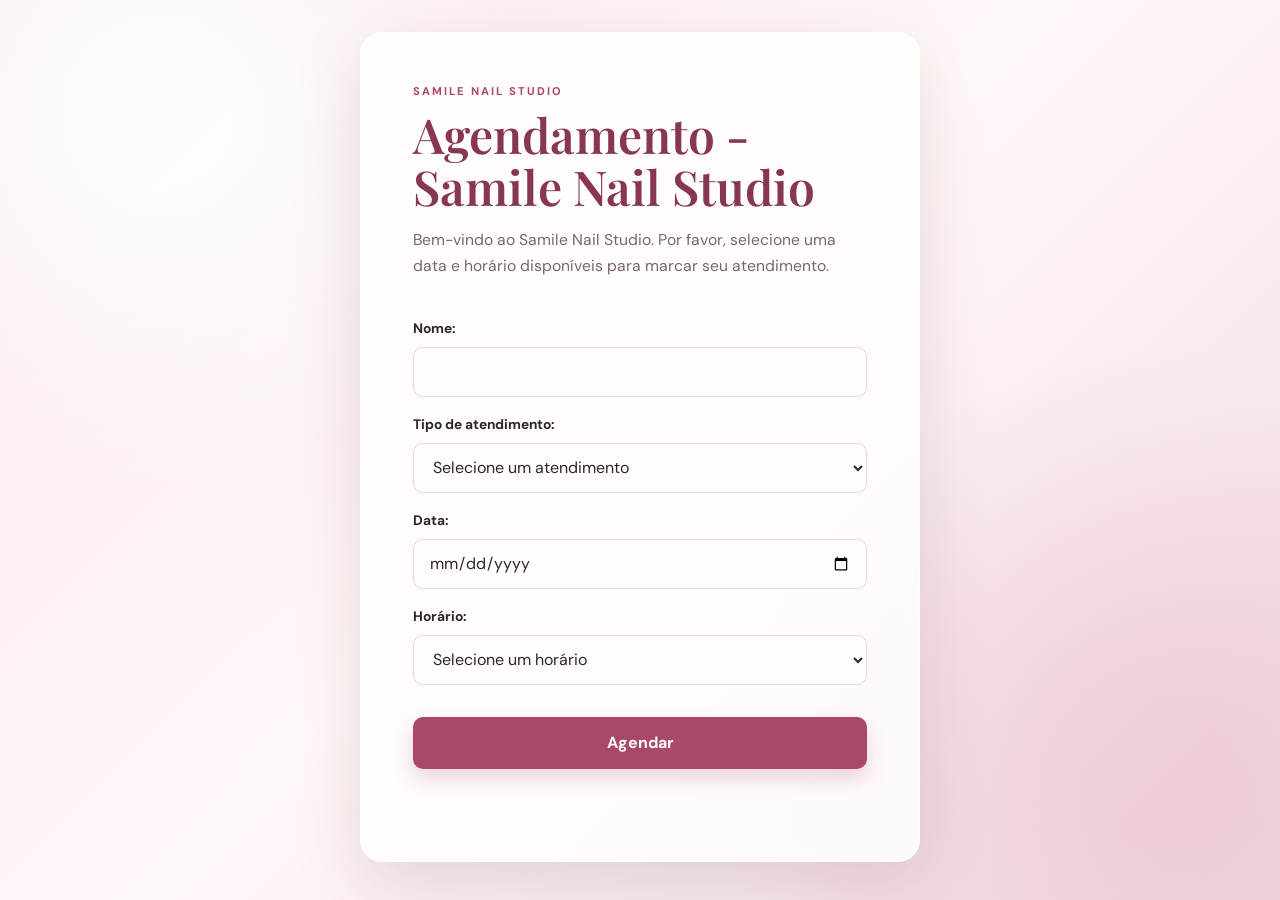
<file: index.html>
<!DOCTYPE html>
<html lang="pt-br">
<head>
    <meta charset="UTF-8">
    <meta name="viewport" content="width=device-width, initial-scale=1.0">
    <title>Agendamento - Samile Nail Studio</title>
    <link rel="icon" type="image/svg+xml" href="favicon.svg">
    <link rel="stylesheet" href="style.css">
    <script src="app.js" defer></script>
</head>
<body>
    <div class="container">
        <h1>Agendamento - Samile Nail Studio</h1>
        <p>Bem-vindo ao Samile Nail Studio. Por favor, selecione uma data e horário disponíveis para marcar seu atendimento.</p>
        <form id="agendamento-form">
            <label for="nome">Nome:</label>
            <input type="text" id="nome" name="nome" required>

            <label for="atendimento">Tipo de atendimento:</label>
            <select id="atendimento" name="atendimento" required>
                <option value="">Selecione um atendimento</option>
                <option value="manicure">Manicure</option>
                <option value="pedicure">Pedicure</option>
                <option value="manicure-pedicure">Manicure e pedicure</option>
                <option value="esmaltação em gel">Esmaltação em gel</option>
                <option value="blinagem em gel">Blindagem em gel</option>
                <option value="alongamento">Alongamento de unhas</option>
                <option value="manutencao">Manutenção de alongamento</option>
            </select>

            <label for="data">Data:</label>
            <input type="date" id="data" name="data" required>

            <label for="horario">Horário:</label>
            <select id="horario" name="horario" required>
                <option value="">Selecione um horário</option>
                <option value="08:00">08:00</option>
                <option value="09:00">09:00</option>
                <option value="10:00">10:00</option>
                <option value="11:00">11:00</option>
                <option value="13:00">13:00</option>
                <option value="14:00">14:00</option>
                <option value="15:00">15:00</option>
            </select>

            <button type="submit">Agendar</button>
        </form>
        <p id="mensagem-status" class="mensagem-status" role="status" aria-live="polite"></p>
    </div>
</body>
</html>
</file>
<file: style.css>
@import url('https://fonts.googleapis.com/css2?family=DM+Sans:wght@400;500;600;700&family=Playfair+Display:wght@500;600&display=swap');

:root {
	--ink: #30252b;
	--muted: #78666e;
	--rose: #a94868;
	--rose-dark: #873750;
	--blush: #f8e9ed;
	--line: #ead5dc;
	--white: #fffdfd;
}

* {
	box-sizing: border-box;
}

body {
	min-height: 100vh;
	margin: 0;
	padding: 32px 18px;
	color: var(--ink);
	font-family: 'DM Sans', sans-serif;
	background:
		radial-gradient(circle at 12% 12%, rgba(255, 255, 255, 0.8) 0 6%, transparent 28%),
		radial-gradient(circle at 90% 85%, rgba(216, 133, 157, 0.22) 0 5%, transparent 30%),
		linear-gradient(135deg, #f9e8ed 0%, #fff9f7 48%, #f2dce4 100%);
}

.container {
	width: min(100%, 560px);
	margin: 0 auto;
	padding: clamp(28px, 6vw, 52px);
	border: 1px solid rgba(255, 255, 255, 0.8);
	border-radius: 22px;
	background: rgba(255, 253, 253, 0.88);
	box-shadow: 0 24px 70px rgba(108, 48, 68, 0.16);
	backdrop-filter: blur(8px);
}

h1 {
	margin: 0 0 14px;
	color: var(--rose-dark);
	font-family: 'Playfair Display', Georgia, serif;
	font-size: clamp(2rem, 6vw, 3rem);
	font-weight: 600;
	line-height: 1.08;
}

h1::before {
	display: block;
	margin-bottom: 12px;
	color: var(--rose);
	content: 'SAMILE NAIL STUDIO';
	font-family: 'DM Sans', sans-serif;
	font-size: 0.7rem;
	font-weight: 700;
	letter-spacing: 0.18em;
}

p {
	margin: 0 0 32px;
	color: var(--muted);
	font-size: 0.98rem;
	line-height: 1.65;
}

form {
	display: grid;
	gap: 10px;
}

label {
	margin-top: 8px;
	color: var(--ink);
	font-size: 0.86rem;
	font-weight: 700;
}

input,
select {
	width: 100%;
	min-height: 50px;
	padding: 0 15px;
	border: 1px solid var(--line);
	border-radius: 10px;
	outline: none;
	color: var(--ink);
	font: inherit;
	background: var(--white);
	transition: border-color 160ms ease, box-shadow 160ms ease;
}

select {
	cursor: pointer;
}

select:has(option:disabled) {
	background-color: #fcf4f6;
}

input:focus,
select:focus {
	border-color: var(--rose);
	box-shadow: 0 0 0 4px rgba(169, 72, 104, 0.12);
}

button {
	min-height: 52px;
	margin-top: 22px;
	border: 0;
	border-radius: 10px;
	color: #ffffff;
	font: inherit;
	font-weight: 700;
	background: var(--rose);
	box-shadow: 0 10px 20px rgba(169, 72, 104, 0.22);
	cursor: pointer;
	transition: transform 160ms ease, background 160ms ease, box-shadow 160ms ease;
}

button:hover {
	background: var(--rose-dark);
	box-shadow: 0 13px 24px rgba(135, 55, 80, 0.26);
	transform: translateY(-2px);
}

button:active {
	transform: translateY(0);
}

.mensagem-status {
	min-height: 24px;
	margin: 16px 0 0;
	font-size: 0.88rem;
	line-height: 1.4;
}

.mensagem-status.sucesso {
	color: #28704b;
}

.mensagem-status.erro {
	color: #a43e4d;
}

@media (max-width: 480px) {
	body {
		padding: 16px 12px;
	}

	.container {
		padding: 28px 22px;
		border-radius: 16px;
	}
}
</file>
